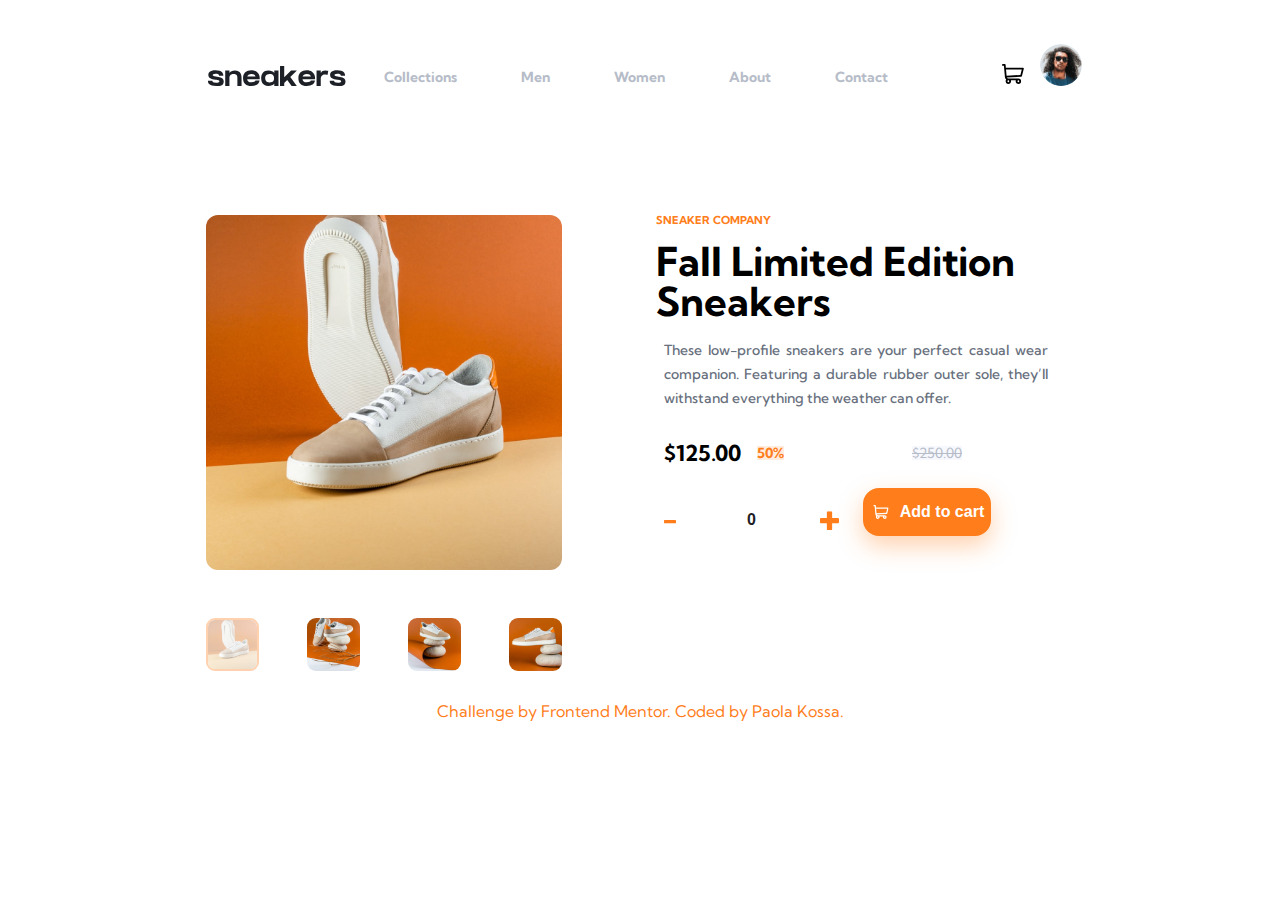
<file: index.html>
<!DOCTYPE html>
<html lang="en">
<head>
  <meta charset="UTF-8">
  <meta name="viewport" content="width=device-width, initial-scale=1.0"> <!-- displays site properly based on user's device -->

  <link rel="icon" type="image/png" sizes="32x32" href="./images/favicon-32x32.png">
  
  <title>Frontend Mentor | E-commerce product page</title>
  
  <link href="https://fonts.googleapis.com/css2?family=Kumbh+Sans:wght@400;700&display=swap" rel="stylesheet">
  <link rel="stylesheet" href="css/reset.css">
  <link rel="stylesheet" href="css/base.css">
  <link rel="stylesheet" href="css/cabecalho.css">
  <link rel="stylesheet" href="css/slide.css">
  <link rel="stylesheet" href="css/texto.css">


</head>
<body>

  <header class="header">

          <figure>
            
            <img src="images/logo.svg" alt="Logo E-commerce" class="header_logo">

          </figure>
            
            <nav id="nav">
               <button id="btn-mobile">
                <span id="hamburger"></span>
                </button>
                  <ul id="menu">
                  <li><a href="#">Collections</a></li>
                  <li><a href="#">Men</a></li>
                  <li><a href="#">Women</a></li>
                  <li><a href="#">About</a></li>
                  <li><a href="#">Contact</a></li>
                  </ul>
            </nav>

            <div class="header__cart-icon">
                
                <svg width="22" height="20" xmlns="http://www.w3.org/2000/svg"><path d="M20.925 3.641H3.863L3.61.816A.896.896 0 0 0 2.717 0H.897a.896.896 0 1 0 0 1.792h1l1.031 11.483c.073.828.52 1.726 1.291 2.336C2.83 17.385 4.099 20 6.359 20c1.875 0 3.197-1.87 2.554-3.642h4.905c-.642 1.77.677 3.642 2.555 3.642a2.72 2.72 0 0 0 2.717-2.717 2.72 2.72 0 0 0-2.717-2.717H6.365c-.681 0-1.274-.41-1.53-1.009l14.321-.842a.896.896 0 0 0 .817-.677l1.821-7.283a.897.897 0 0 0-.87-1.114ZM6.358 18.208a.926.926 0 0 1 0-1.85.926.926 0 0 1 0 1.85Zm10.015 0a.926.926 0 0 1 0-1.85.926.926 0 0 1 0 1.85Zm2.021-7.243-13.8.81-.57-6.341h15.753l-1.383 5.53Z" fill-rule="nonzero"/></svg>

           </div>
            <div class="avatar">
                <img src="images/image-avatar.png" alt="User avatar">
            </div>

            <div class="cart-content"> <!-- Start Cart Content -->
                <!-- Empty Cart Content -->
                <h3 class="cart-content__heading">Cart</h3>
                <div class="cart-content__empty">
                    Your cart is empty.
                </div>

  </header>

  <main>
     
       <section>
             <!-- Start Mobile Slider -->
          <div class="slideshow-container">
          <div class="mySlides fade">
         <img src="images/image-product-1.jpg" style="width:100%">
        
         </div>
         <div class="mySlides fade">
            
            <img src="images/image-product-2.jpg" style="width:100%;">
            
         </div>
         <div class="mySlides fade">
            
            <img src="images/image-product-3.jpg" style="width:100%">
            
         </div>

         <div class="mySlides fade">
            
            <img src="images/image-product-4.jpg" style="width:100%">
            
         </div>
         <a class="prev" onclick="plusSlides(-1)">❮</a>
         <a class="next" onclick="plusSlides(1)">❯</a>
         </div>
         <br>
         <div style="text-align:center">
            <span class="dot" onclick="currentSlide(1)"></span>
            <span class="dot" onclick="currentSlide(2)"></span>
            <span class="dot" onclick="currentSlide(3)"></span>
         </div>
      <!-- End Mobile Slider -->
        </section>

        <div class="tex_desk">
        <section class="row flex">
          
          <!-- Start Desktop Slider -->
            <div class="slider-desktop">
                <div class="slider-desktop__active-photo">
                    <img src="images/image-product-1.jpg" alt="Product" />
                </div>
                <div class="slider-desktop__thumbnails">
                    <div class="slider-desktop__thumb slider-desktop__thumb--active" data-src = "images/image-product-1.jpg"><img src="images/image-product-1-thumbnail.jpg" alt="product thumbnail"></div>
                    <div class="slider-desktop__thumb" data-src = "images/image-product-2.jpg"><img src="images/image-product-2-thumbnail.jpg" alt="product thumbnail"></div>
                    <div class="slider-desktop__thumb" data-src = "images/image-product-3.jpg"><img src="images/image-product-3-thumbnail.jpg" alt="product thumbnail"></div>
                    <div class="slider-desktop__thumb" data-src = "images/image-product-4.jpg"><img src="images/image-product-4-thumbnail.jpg" alt="product thumbnail"></div>
                </div>
            </div>

            <div class="slider-lightbox">
          <div class="slider-lightbox__active-photo">
            <div class="slider-lightbox__close-icon"><svg width="14" height="15" xmlns="http://www.w3.org/2000/svg"><path d="m11.596.782 2.122 2.122L9.12 7.499l4.597 4.597-2.122 2.122L7 9.62l-4.595 4.597-2.122-2.122L4.878 7.5.282 2.904 2.404.782l4.595 4.596L11.596.782Z" fill-rule="evenodd"/></svg></div>
            <img src="images/image-product-1.jpg" alt="Product" />
            <div class="slider-lightbox__prev-btn">
                <svg width="12" height="18" xmlns="http://www.w3.org/2000/svg"><path d="M11 1 3 9l8 8" stroke-width="3" fill="none" fill-rule="evenodd"/></svg>
            </div>

            <div class="slider-lightbox__next-btn">
                <svg width="13" height="18" xmlns="http://www.w3.org/2000/svg"><path d="m2 1 8 8-8 8" stroke-width="3" fill="none" fill-rule="evenodd"/></svg>
            </div>
          </div>
          <div class="slider-lightbox__thumbnails">
            <div class="slider-lightbox__thumb slider-lightbox__thumb--active" data-src = "images/image-product-1.jpg"><img src="images/image-product-1-thumbnail.jpg" alt="product thumbnail"></div>
            <div class="slider-lightbox__thumb" data-src = "images/image-product-2.jpg"><img src="images/image-product-2-thumbnail.jpg" alt="product thumbnail"></div>
            <div class="slider-lightbox__thumb" data-src = "images/image-product-3.jpg"><img src="images/image-product-3-thumbnail.jpg" alt="product thumbnail"></div>
            <div class="slider-lightbox__thumb" data-src = "images/image-product-4.jpg"><img src="images/image-product-4-thumbnail.jpg" alt="product thumbnail"></div>
          </div>
         </div>
            <!-- End Desktop Slider -->

        </section>

        <div class="tex_button">
          <section class="text">

            <h3 class="text_sub">Sneaker Company</h3>

            <h1 class="text_til">Fall Limited Edition Sneakers</h1>

            <p class="text_par">These low-profile sneakers are your perfect casual wear companion. Featuring a 
            durable rubber outer sole, they’ll withstand everything the weather can offer.</p>

          </section>  

          <section class="price">
            
            <p class="price_desc">$125.00</p>

            <p class="descont">50%</p>
            
            <p class="price_ant">$250.00</p>

          </section>
            

                    <div class="flex-parent">
                        <div class="product-buy__quantity">
                            <input type="number" name="product-quantity" id="product-quantity" value="0" />
                            <div class="product-buy__increase-icon"><img src="images/icon-plus.svg" alt="plus"></div>
                            <div class="product-buy__decrease-icon"><img src="images/icon-minus.svg" alt="minus"></div>
                        </div>
                        <button class="product-buy__add-cart">
                            <svg width="22" height="20" xmlns="http://www.w3.org/2000/svg"><path d="M20.925 3.641H3.863L3.61.816A.896.896 0 0 0 2.717 0H.897a.896.896 0 1 0 0 1.792h1l1.031 11.483c.073.828.52 1.726 1.291 2.336C2.83 17.385 4.099 20 6.359 20c1.875 0 3.197-1.87 2.554-3.642h4.905c-.642 1.77.677 3.642 2.555 3.642a2.72 2.72 0 0 0 2.717-2.717 2.72 2.72 0 0 0-2.717-2.717H6.365c-.681 0-1.274-.41-1.53-1.009l14.321-.842a.896.896 0 0 0 .817-.677l1.821-7.283a.897.897 0 0 0-.87-1.114ZM6.358 18.208a.926.926 0 0 1 0-1.85.926.926 0 0 1 0 1.85Zm10.015 0a.926.926 0 0 1 0-1.85.926.926 0 0 1 0 1.85Zm2.021-7.243-13.8.81-.57-6.341h15.753l-1.383 5.53Z" fill-rule="nonzero"/></svg>
                            Add to cart
                        </button>
                    </div>
        </div>
        </div>
  </main>        
  
  <div class="attribution">
    Challenge by <a href="https://www.frontendmentor.io?ref=challenge" target="_blank">Frontend Mentor</a>. 
    Coded by <a href="https://github.com/paolakossa">Paola Kossa</a>.
  </div>
  
  <script src="js/app.js"></script>

</body>

</html>
</file>
<file: css/base.css>
:root{

	--orange: hsl(26, 100%, 55%);
	--pale-orange: hsl(25, 100%, 94%);
	--very-dark-blue: hsl(220, 13%, 13%);
	--dark-grayish-blue: hsl(219, 9%, 45%);
	--gravish-blue: hsl(220, 14%, 75%);
	--ligth-grayish-blue:hsl(223, 64%, 98%);
	--white:hsl(0, 0%, 100%);
	--black:hsl(0, 0%, 0%);
	--font: 16px;
	

}

body{

	font-family: 'Kumbh Sans', sans-serif;

	}
</file>
<file: css/cabecalho.css>
.header {
    
    
    display: flex;
    align-items: center;
    margin-top: 1rem;
    
    }


.header_logo {
  
    margin-right: 1rem;


}

.header__cart-icon{

    margin-left: 5rem;
    margin-right: 1rem;
}

.avatar{

    width: 2.6rem;
    height: 2.6rem;
    border-radius: 50%;
    overflow: hidden;
}

.avatar img{
    width: 100%;
    height: 100%;
    object-fit: cover;
}

#nav {
    text-align: center;
    order: -1;

}


#menu{

    display: flex;
    flex-direction: column;
    position: absolute;
    width: 60%;
    top:70px;
    background-color: var(--white);
    visibility: hidden;
    overflow-y: hidden;
    z-index: 10;
   
    
    

}

#menu a {
    display: flex;
    padding: .5rem;
    margin:  2rem;
    font-size: 18px;
    font-weight: 700;

   

   
}

#btn-mobile{
    
    display: flex;
    padding: .5rem 1rem
    font-size: 1rem;
    border:none;
    cursor: pointer;
    margin: 1rem;
    background-color: var(--white);

    
}

#nav.active #menu {
  height: 80vw;
  visibility: visible;
  overflow-y: auto;

}

#hamburger{
display: block;
border-top: 2px solid var(--black);
width: 20px;

}

#hamburger::after , #hamburger::before {
    content: '';
    display: block;
    width: 20px;
    height: 2px;
    margin-top: 5px;
    background: var(--black);
    transition: .3s;
    position: relative;
}

#nav.active #hamburger{ 

    border-top-color: transparent;
 }

 #nav.active #hamburger::before{
    transform: rotate(135deg);
 }

 #nav.active #hamburger::after{
    transform: rotate(-135deg);
    top:-7px;

 }

 .overlay{
    position: fixed;
    left: 0;
    top: 0;
    width: 100%;
    height: 100%;
    background-color: rgba(0, 0, 0, 0.5);
    z-index: 99;
}

.cart-content{
    width: 100vw;
    height: 50vh;
    position: absolute;
    left: 50%;
    top: 25%;
    transform: translateX(-50%) scaleY(0);
    -webkit-transform: translateX(-50%) scaleY(0);
    transform-origin: top;
    -webkit-transform-origin: top;
    z-index: 9999;
    background-color: var(--white);
    border-radius: 1rem;
    box-shadow: 0 5px 20px rgba(0, 0, 0, 0.25);
    padding-bottom: 2.7rem;
    transition: all 0.2s ease-in-out;
}
.cart-content--visible{
    transform: translateX(-50%) scaleY(1);
    -webkit-transform: translateX(-50%) scaleY(1);
    
}
.cart-content__heading{
    font-size: 1.6rem;
    color: var(--very-dark-blue);
    padding: 2.9rem 2.4rem;
    border-bottom: 1px solid var(--grayish-blue);
    font-weight: 700;
    margin-top: -1rem;
}
.cart-content__product{
    padding: 2.4rem;
    display: flex;
    align-items: center;
}
.cart-content__prod-img{
    width: 5rem;
    height: 5rem;
    border-radius: 5px;
    overflow: hidden;
    margin-right: 1.6rem;
    margin-top: -4rem;
}
.cart-content__prod-img img{
    width: 100%;
    height: 100%;
    object-fit: cover;
}
.cart-content__prod-text h6{
    color: var(--dark-grayish-blue);
    font-size: 18px;
    font-weight: 400;
    margin-top: -4rem;

}
.cart-content__prod-price{
    color: var(--dark-grayish-blue);
    font-size: 1.7rem;
    font-size: 18px;
}
.cart-content__prod-price span{
    color: var(--very-dark-blue);
    font-weight: 700;
}
.cart-content__bin-icon{
    margin-left: auto;
    fill: var(--dark-grayish-blue);
    margin-top: -4rem;
}
.cart-content__btn{
    border: none;
    background-color: var(--orange);
    color: var(--white);
    width: calc(100% - 4.8rem);
    display: block;
    margin: 0 auto;
    font-size: 16px;
    padding: 1rem 0;
    border-radius: 10px;
    font-weight: 400;
    margin-top: -1rem;
}
.cart-content__empty{
    font-size: 16px;
    font-weight: 700;
    color: var(--dark-grayish-blue);
    text-align: center;
    padding: 8.2rem 0;
    margin-top: -5rem;
}
 
 

@media screen and  (min-width:900px) {

  .header {
    
    
    display: flex;
    align-items: flex-end;
    margin-top: 2rem;
    margin-left: 2rem;

    
    }

.header_logo {
    margin-left: 11rem

    

}

.avatar{

z-index: 99999;



}

.header__cart-icon{

    margin-left: 40rem;
    margin-top: 2rem;
    z-index: 99999;
    
}

#nav {
    text-align: center;



}

#menu{

    display: flex;
    flex-direction: row;
    width: 50vw;;
    text-align: right;
    margin-left: 20rem;
    visibility: visible;
    margin-top: -2rem;



}

#btn-mobile{
    
    display: none;

}


  #menu a {

    color: var(--gravish-blue);
    font-size: 14px;
    padding: 0;
    
  }

   
}
</file>
<file: css/slide.css>
* {box-sizing: border-box}
      
      .mySlides {display: none}
      
      img {vertical-align: middle;}
      
     
      .slideshow-container {
         max-width: 1000px;
         position: relative;
         margin: auto;
      }
      
      .prev, .next {
         cursor: pointer;
         position: absolute;
         top: 50%;
         width: auto;
         padding: 10px;
         margin-top: -22px;
         color: black;
         font-weight: bold;
         font-size: 18px;
         transition: 0.6s ease;
         border-radius: 25px;
         user-select: none;
         background-color: var(--white);
      }
      
      .next {
         right: 0;
         border-radius: 25px;
      }
      
      
      .dot {
         cursor: pointer;
         height: 15px;
         width: 15px;
         margin: 0 2px;
         background-color: #bbb;
         border-radius: 50%;
         display: inline-block;
         transition: background-color 0.6s ease;
         visibility: hidden;
      }
      .active, .dot:hover {
         background-color: #717171;
      }


      .slider-desktop{

         display: none;
      }

      .slider-lightbox{
        display: none;
      }

   @media only screen and (min-width: 900px){


       .slideshow-container{
        display: none;
    }


    .slider-desktop{
        display: block;
        flex-basis: 50%;
        padding: 0 4.9rem;
        display: flex;
        flex-direction: column;
        align-items: center;
        width: 100%;
        margin-top: 6rem;
        margin-left: 8rem;
        
    }
    .slider-desktop__thumbnails{
        display: grid;
        grid-template-columns: repeat(4, 1fr);
        column-gap: 3rem;
        margin-top: 3rem;
    }
    .slider-desktop__active-photo{
        cursor: pointer;
        max-width: 45rem;
    }
    .slider-desktop__active-photo img{
        width: 100%;
        object-fit: cover;
        border-radius: 12px;
    }
    .slider-desktop__thumb{
        cursor: pointer;
        border-radius: 9px;
        overflow: hidden;
        transition: all 0.2s ease-in-out;
        max-width: 8rem;
    }
    .slider-desktop__thumb:hover{
        transform: translateY(-2px);
        -webkit-transform: translateY(-2px);
        box-shadow: 0 3px 15px rgba(0, 0, 0, 0.2);
        opacity: 0.5;
    }
    .slider-desktop__thumb--active{
        opacity: 0.35;
        border: 2px solid var(--orange);
    }
    .slider-desktop__thumb img{
        width: 100%;
        height: 100%;
        object-fit: cover;
    }

    .slider-lightbox{
        display: block;
        position: fixed;
        top: 50%;
        left: 50%;
        transform: translate(-50%, -50%);
        -webkit-transform: translate(-50%, -50%);
        z-index: 9999;
        /* height: 0;
        width: 0; */
        visibility: hidden;
    }
    .slider-lightbox--visible{
        visibility: visible;
        /* height: auto;
        width: auto; */
    }
    .slider-lightbox__active-photo{
        position: relative;
        width: 55rem;
        height: 55rem;
        margin: 0 auto;
        transform: translateX(-100%);
        -webkit-transform: translateX(-100%);
        transition: all 0.3s cubic-bezier(0.68, -0.55, 0.265, 1.55);
    }
    .slider-lightbox--visible .slider-lightbox__active-photo{
        transform: translateX(0);
        -webkit-transform: translateX(0);
    }
    .slider-lightbox__close-icon{
        position: absolute;
        right: 0;
        top: -3.2rem;
        fill: #fff;
        cursor: pointer;
        transition: all 0.2s ease-in-out;
    }
    .slider-lightbox__close-icon svg path{
        transition: all 0.2s ease-in-out;
    }
    .slider-lightbox__close-icon:hover{
        transform: translateY(-3px);
        -webkit-transform: translateY(-3px);
    }
    .slider-lightbox__close-icon:active{
        transform: translateY(-1px);
        -webkit-transform: translateY(-1px);
    }
    .slider-lightbox__close-icon:hover svg path{
        fill: var(--pale-orange);
        box-shadow: 0 3px 5px rgba(0, 0, 0, 0.6);
    }
    .slider-lightbox__active-photo img{
        width: 100%;
        object-fit: cover;
        border-radius: 12px;
    }
    .slider-lightbox__thumbnails{
        display: flex;
        justify-content: center;
        margin: 3rem auto 0;
        transform: translateX(100%);
        -webkit-transform: translateX(100%);
        transition: all 0.2s cubic-bezier(0.68, -0.55, 0.265, 1.55);
    }
    .slider-lightbox--visible .slider-lightbox__thumbnails{
        transform: translateX(0);
        -webkit-transform: translateX(0);
    }
    .slider-lightbox__thumb{
        width: 9rem;
        height: 9rem;
        cursor: pointer;
        border-radius: 9px;
        overflow: hidden;
        transition: all 0.2s ease-in-out;
        position: relative;
    }
    .slider-lightbox__thumb:not(:last-child){
        margin-right: 2rem;
    }
    .slider-lightbox__thumb::after{
        content: "";
        position: absolute;
        left: 0;
        top: 0;
        width: 100%;
        height: 100%;
        background-color: rgba(255, 255, 255, 0.75);
        opacity: 0;
        transition: all 0.2s ease-in-out;
    }
    .slider-lightbox__thumb:hover{
        transform: translateY(-2px);
        -webkit-transform: translateY(-2px);
        box-shadow: 0 3px 15px rgba(0, 0, 0, 0.2);
        /* opacity: 0.5; */
    }
    .slider-lightbox__thumb:hover::after{
        opacity: 0.5;
    }
    .slider-lightbox__thumb--active{
        opacity: 1;
        border: 2px solid var(--orange);
        position: relative;
    }
    .slider-lightbox__thumb--active::after{
        opacity: 1;
    }
    .slider-lightbox__thumb img{
        width: 100%;
        height: 100%;
        object-fit: cover;
    }
    .slider-lightbox__prev-btn,
    .slider-lightbox__next-btn{
        position: absolute;
        top: 50%;
        background-color: #fff;
        width: 5.6rem;
        height: 5.6rem;
        border-radius: 50%;
        display: flex;
        justify-content: center;
        align-items: center;
        cursor: pointer;
    }
    .slider-lightbox__prev-btn{
        left: 0;
        transform: translateY(-50%) translateX(-50%);
        -webkit-transform: translateY(-50%) translateX(-50%);
    }
    .slider-lightbox__prev-btn svg{
        margin-left: -0.5rem;
    }
    .slider-lightbox__next-btn{
        right: 0;
        transform: translateY(-50%) translateX(50%);
        -webkit-transform: translateY(-50%) translateX(50%);
    }
    .slider-lightbox__prev-btn svg path,
    .slider-lightbox__next-btn svg path{
        stroke: var(--very-dark-blue);
        transition: all 0.2s ease-in-out;
    }
    .slider-lightbox__prev-btn:hover svg path,
    .slider-lightbox__next-btn:hover svg path{
        stroke: var(--orange);
    }
   }
</file>
<file: css/texto.css>
.text{

	width: 100vw;
	display: flex;
	flex-direction: column;

}

.text_sub{

	color: var(--orange);
	margin-bottom: 1rem;
	margin-left: 1rem;
	font-weight: 700;
	text-transform: uppercase;
	font-size: 11px;
}

.text_til{

	margin-bottom: 1rem;
	margin-left: 1rem;
	font-weight: 700;
	font-size: 30px;
	flex-wrap: wrap;

}

.text_par{

	text-align: justify-all;
	margin-left: 1.5rem;
	margin-right: 1.5rem;
	color: var(--dark-grayish-blue);
	font-size: 14px;
	line-height: 1.5rem;
	font-weight: 500;
}

.price{

	display: flex;
	align-items: center;
	margin-top: 2rem;
	margin-left: 1.5rem;
	margin-right: 1.5rem;
	justify-content: space-between;
}

.price_desc{

	font-size: 22px;
	font-weight: 700;

}

.descont{

	margin-right: 8rem;
	font-size: 14px;
	background-color: var(--pale-orange);
	color: var(--orange);
	font-weight: 700;
}

.price_ant{

	text-decoration: line-through;
	font-size: 14px;
	background-color: var(--ligth-grayish-blue);
	color: var(--gravish-blue);
}

.product-buy__quantity{
    position: relative;
}
/* Hide Input spinners */
/* Chrome, Safari, Edge, Opera */
#product-quantity::-webkit-outer-spin-button,
#product-quantity::-webkit-inner-spin-button {
    -webkit-appearance: none;
    margin: 0;
}

/* Firefox */
#product-quantity[type=number] {
    -moz-appearance: textfield;
    /* position: relative; */
}
#product-quantity[type=number]{
    width: 100%;
    background-color: var(--light-grayish-blue);
    border-radius: 1rem;
    border: none;
    /* padding: 1.5rem; */
    outline: none;
    font-size: 16px;
    text-align: center;
    color: var(--very-dark-blue);
    height: 5.6rem;
    font-weight: 700;
}
.product-buy__increase-icon{
    position: absolute;
    right: 1.5rem;
    top: 50%;
    transform: translateY(-50%);
    -webkit-transform: translateY(-50%);
    width: 1.2rem;
    cursor: pointer;
}
.product-buy__increase-icon img{
    width: 100%;
    object-fit: cover;
}
.product-buy__decrease-icon{
    position: absolute;
    width: 1.2rem;
    top: 50%;
    left: 1.5rem;
    transform: translateY(-50%);
    -webkit-transform: translateY(-50%);
    cursor: pointer;
}
.product-buy__add-cart{
    width: 100%;
    background-color: var(--orange);
    border-radius: 1rem;
    /* padding: 1rem; */
    height: 5.6rem;
    color: #fff;
    display: inline-flex;
    justify-content: center;
    align-items: center;
    border: none;
    box-shadow: 0 10px 25px rgba(255, 125, 26, 0.35);
    cursor: pointer;
    margin-top: 1.2rem;
    font-size: 16px;
    font-weight: 700;
}
.product-buy__add-cart svg{
    fill: #fff;
    -webkit-transform: scale(0.7);
    transform: scale(0.7);
    margin-right: 0.5rem;
}

.attribution{

    color: var(--orange);
    text-align: center;
    margin-top: 2rem;
}



@media screen and  (min-width:900px){

   
  
    .tex_desk{

        display: flex;
                                                                                                                                           
    }
    
    .tex_button{

        display:flex;
        flex-direction: column;
        flex-wrap: wrap;
        margin-left: 8rem;
        margin-top: 6rem;
        width: 50vw;
        
        
        
    }

    
    .price{

        display: flex;
        align-items: center;
        margin-top: 2rem;
        margin-left: 1.5rem;
        margin-right: 1.5rem;
        justify-content: start;
        
    }
    
    .product-buy__add-cart{
        width: 20%;
        background-color: var(--orange);
        border-radius: 1rem;
        height: 3rem;
        color: #fff;
        display: inline-flex;
        justify-content: center;
        align-items: center;
        border: none;
        box-shadow: 0 10px 25px rgba(255, 125, 26, 0.35);
        cursor: pointer;
        margin-top: 1.5rem;
        font-size: 16px;
        font-weight: 700;
    }
   
    #product-quantity[type=number]{
        width: 100%;
        background-color: var(--light-grayish-blue);
        border-radius: 1rem;
        border: none;
        /* padding: 1.5rem; */
        outline: none;
        font-size: 16px;
        text-align: center;
        color: var(--very-dark-blue);
        height: 7rem;
        font-weight: 700;
    }

    .product-buy__increase-icon{
        position: absolute;
        top: 50%;
        transform: translateY(-50%);
        -webkit-transform: translateY(-50%);
        width: 1.2rem;
        cursor: pointer;
    }
    .product-buy__increase-icon img{
        width: 100%;
        object-fit: cover;
    }
    .product-buy__decrease-icon{
        position: absolute;
        width: 1.2rem;
        top: 50%;
        left: 1.5rem;
        transform: translateY(-50%);
        -webkit-transform: translateY(-50%);
        cursor: pointer;
    }

    .flex-parent{

        display:flex;
        width: 50vw;
        
        
    }

   
    .text_par{

    text-align: justify;
	margin-left: 1.5rem;
   
	color: var(--dark-grayish-blue);
	font-size: 14px;
	line-height: 1.5rem;
	font-weight: 500;
    width: 30vw;
    
    
    }

    .text_til{
        width: 30vw;
        font-size:40px ;
    }

    .text{

        width: 50vw;
    }

    .descont{

        margin-right: 8rem;
        margin-left: 1rem;
        font-size: 14px;
        background-color: var(--pale-orange);
        color: var(--orange);
        font-weight: 700;
    }

    .attribution{

        color: var(--orange);
        text-align: center;
        margin-top: 2rem;
    }
}
</file>
